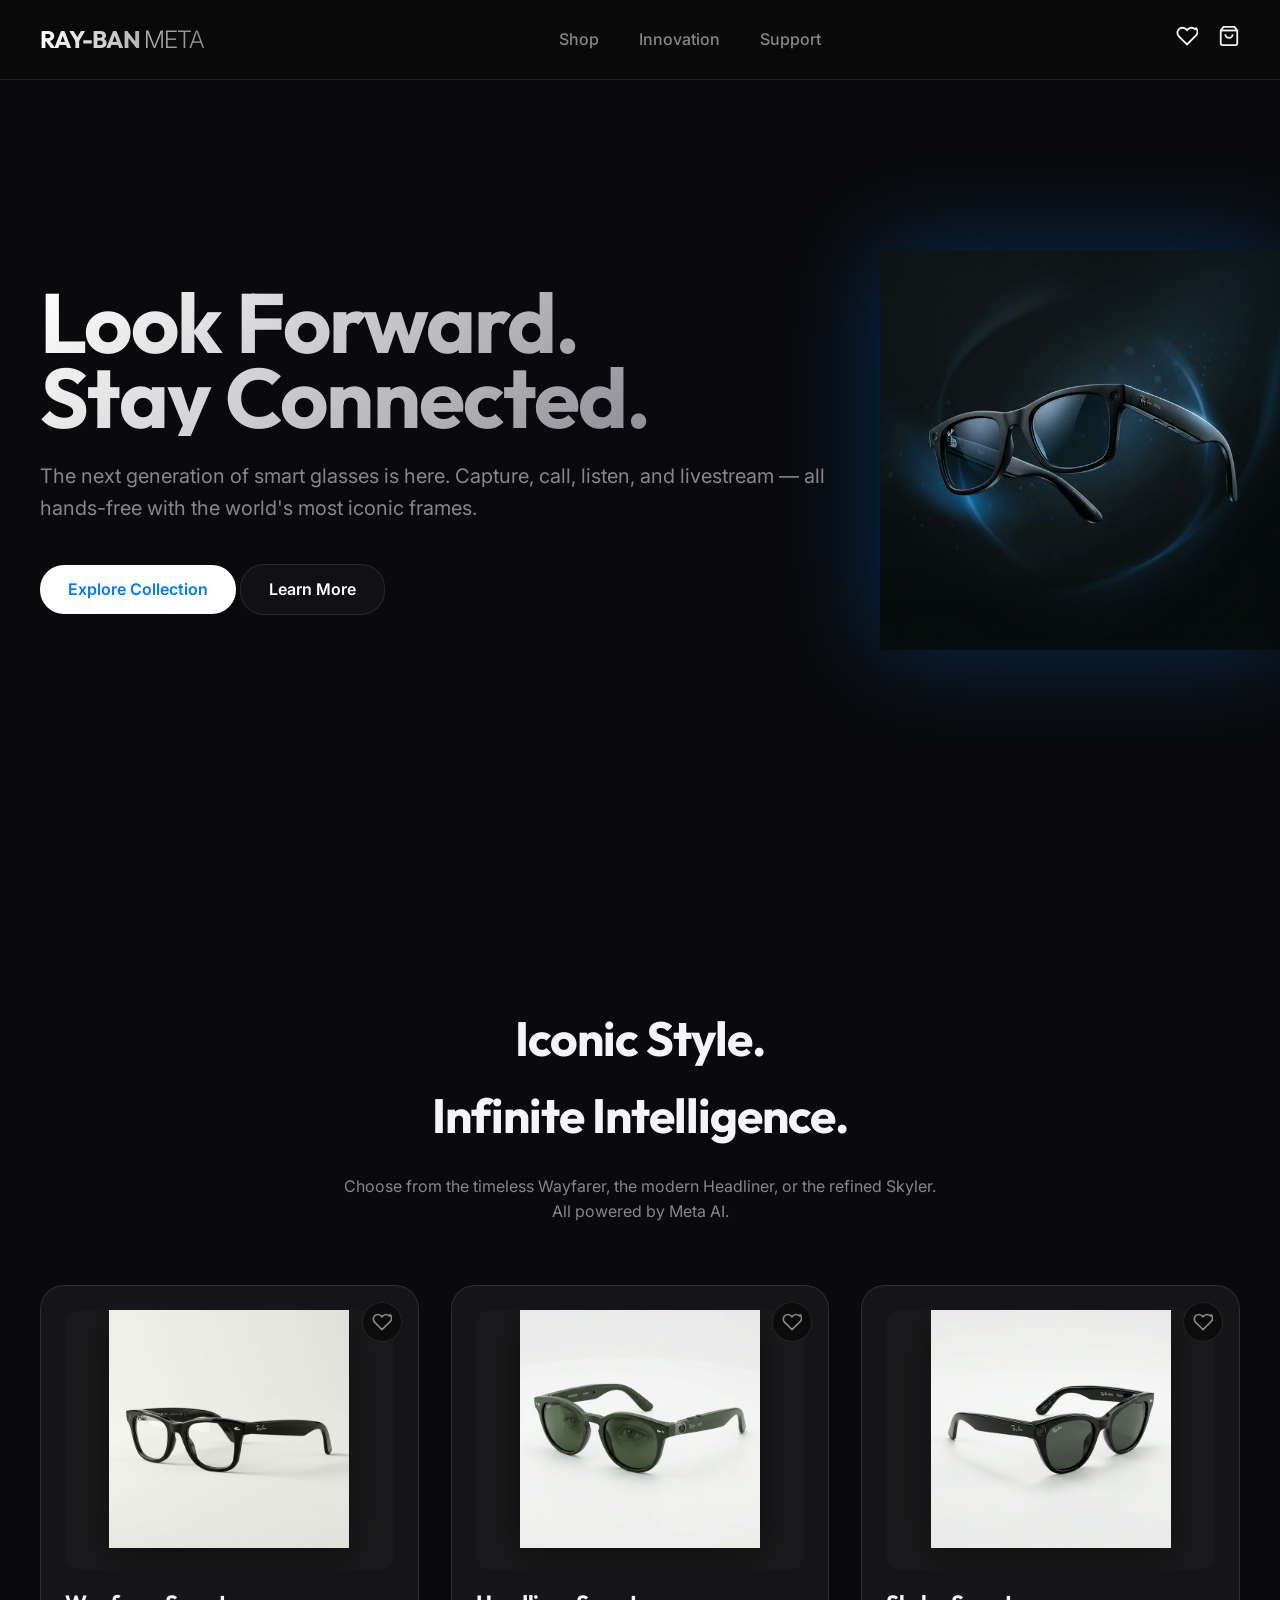
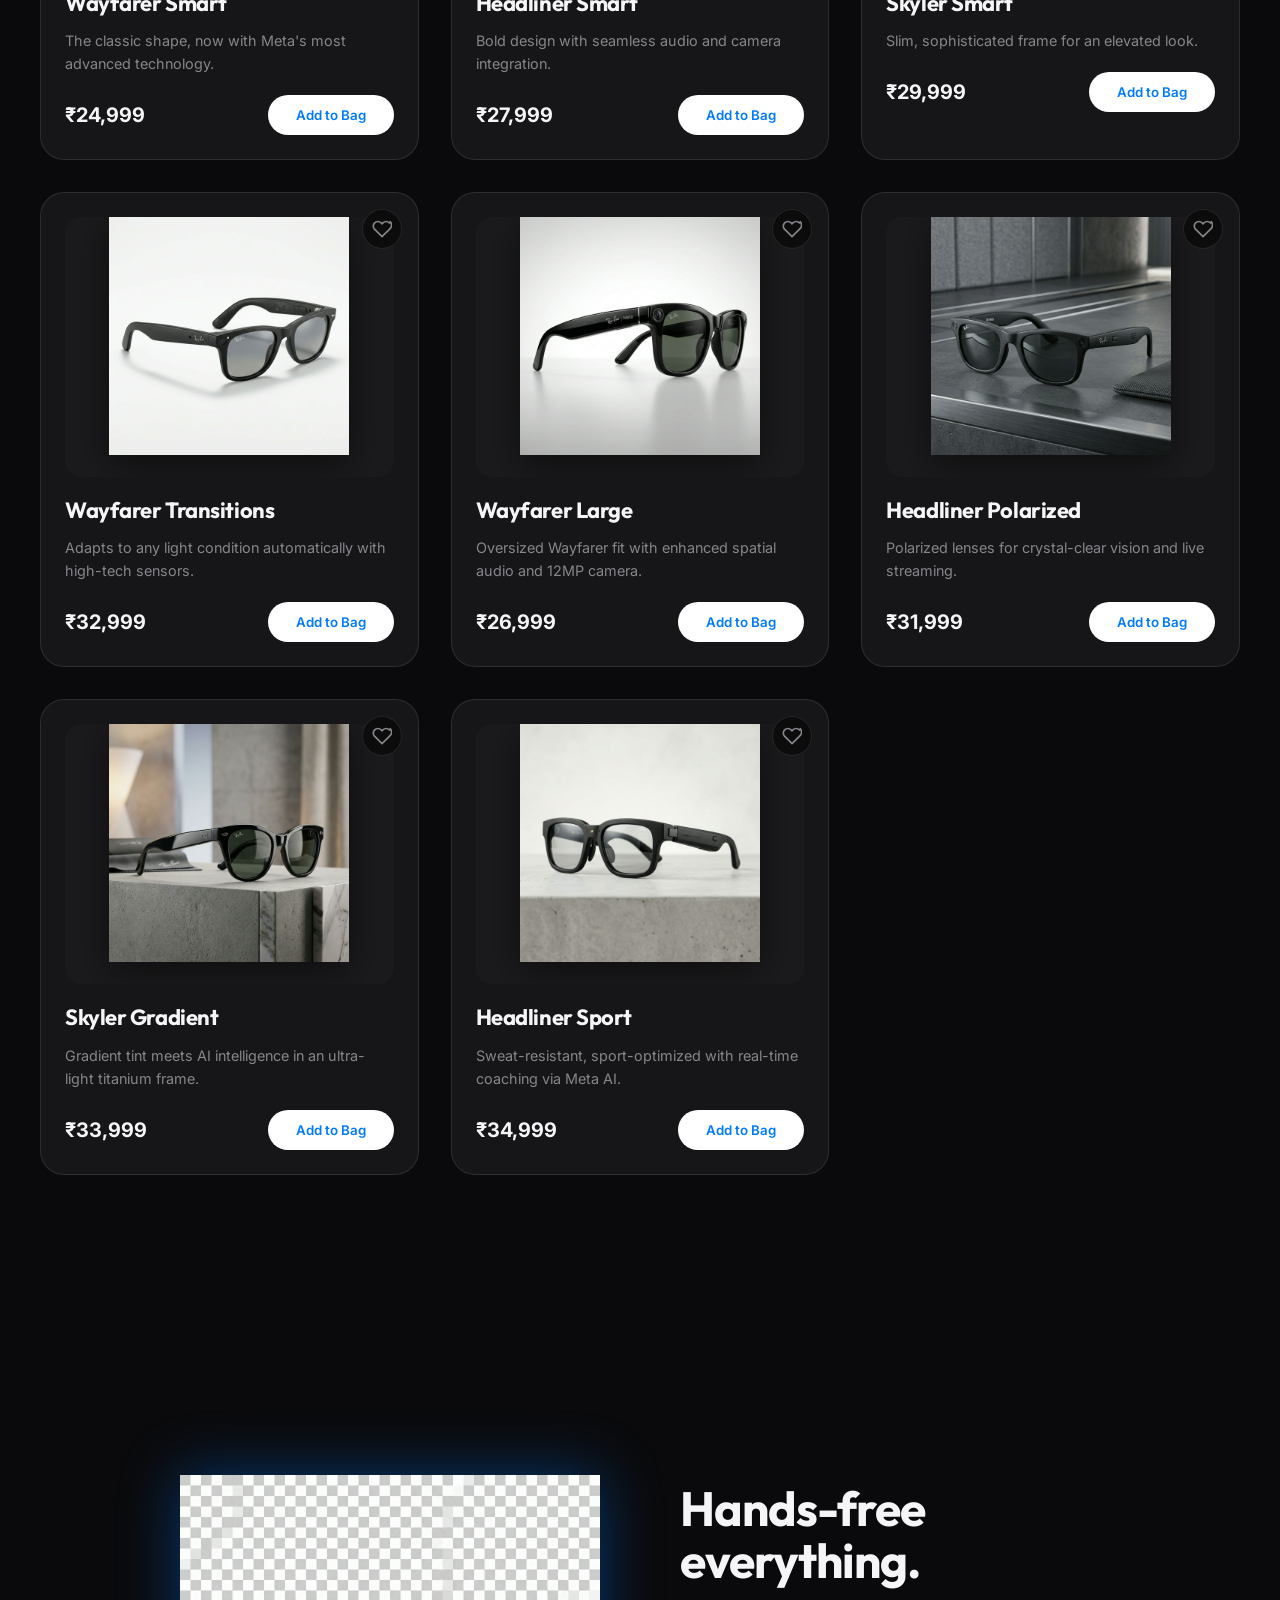
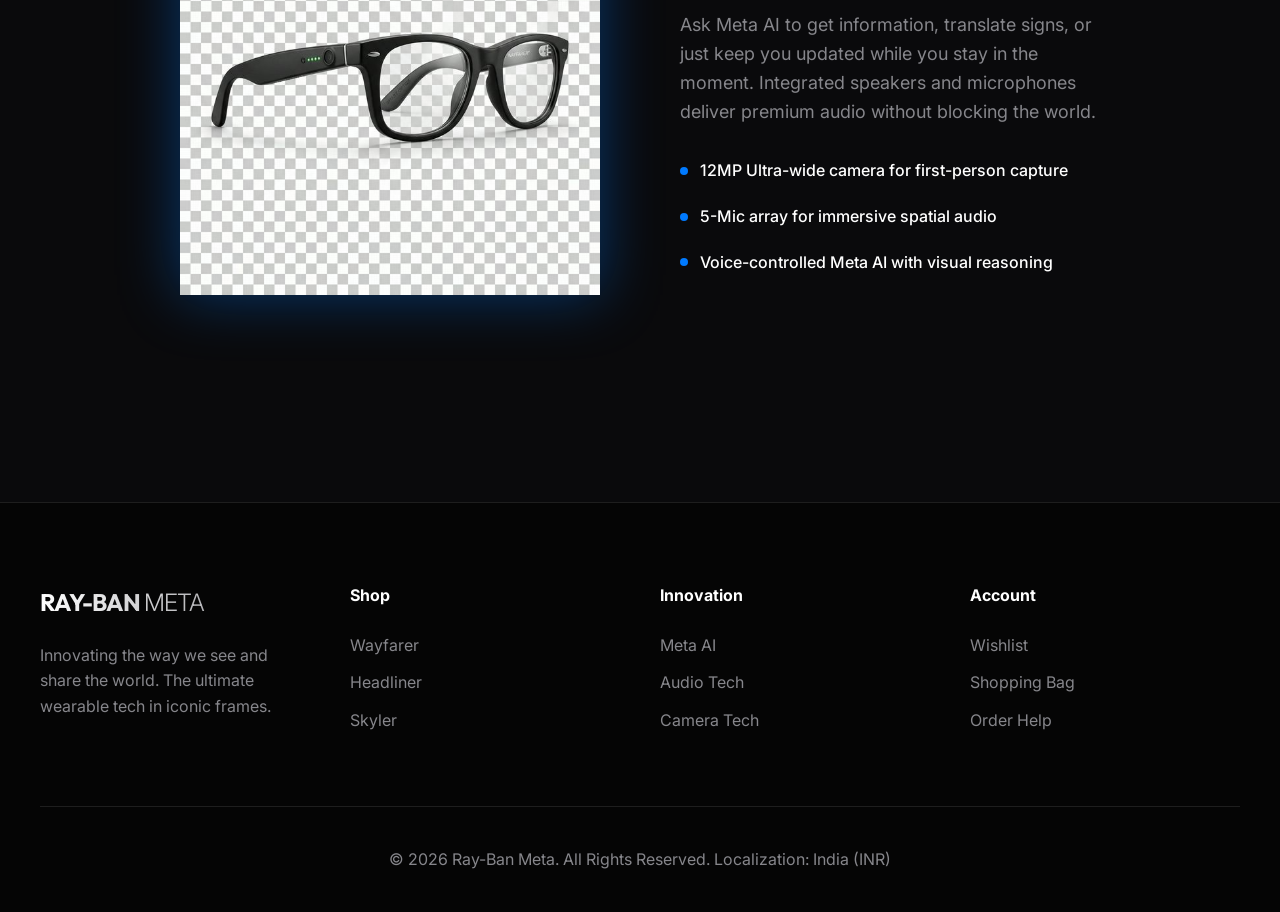
<file: index.html>
<!DOCTYPE html>
<html lang="en">
<head>
    <meta charset="UTF-8">
    <meta name="viewport" content="width=device-width, initial-scale=1.0">
    <title>Ray-Ban Meta | The Next Generation of Smart Glasses</title>
    <link rel="stylesheet" href="css/style.css">
</head>
<body>
    <header></header>

    <main>
        <section class="hero">
            <div class="container">
                <div class="hero-content animate">
                    <h1>Look Forward. <br>Stay Connected.</h1>
                    <p>The next generation of smart glasses is here. Capture, call, listen, and livestream — all hands-free with the world's most iconic frames.</p>
                    <div class="hero-btns">
                        <a href="pages/shop.html" class="btn btn-primary">Explore Collection</a>
                        <a href="#featured" class="btn btn-glass">Learn More</a>
                    </div>
                </div>
            </div>
            <div class="hero-image-container animate">
                <img src="img/hero_new.png" alt="Ray-Ban Meta Smart Glasses" class="hero-image">
            </div>
        </section>

        <section id="featured" style="padding: 100px 0;">
            <div class="container">
                <div class="section-title animate">
                    <h2>Iconic Style. <br>Infinite Intelligence.</h2>
                    <p style="color: var(--text-muted); max-width: 600px; margin: 20px auto;">Choose from the timeless Wayfarer, the modern Headliner, or the refined Skyler. All powered by Meta AI.</p>
                </div>
                <div id="product-list" class="product-grid">
                    <!-- Products dynamically loaded from app.js -->
                </div>
            </div>
        </section>

        <section class="experience glass" style="margin: 100px 40px; padding: 100px; border-radius: 40px;">
            <div class="container" style="display: flex; align-items: center; gap: 80px;">
                <div style="flex: 1;">
                    <img src="img/wayfarer_smart_glasses.png" alt="Wayfarer Detail" style="width: 100%; filter: drop-shadow(0 0 30px var(--primary-glow));">
                </div>
                <div style="flex: 1;" class="animate">
                    <h2 style="font-size: 48px; margin-bottom: 24px; line-height: 1.1;">Hands-free <br>everything.</h2>
                    <p style="color: var(--text-muted); margin-bottom: 32px; font-size: 18px;">Ask Meta AI to get information, translate signs, or just keep you updated while you stay in the moment. Integrated speakers and microphones deliver premium audio without blocking the world.</p>
                    <ul style="list-style: none; color: var(--text-main); font-weight: 500;">
                        <li style="margin-bottom: 20px; display: flex; align-items: center; gap: 12px;">
                            <div style="width: 8px; height: 8px; border-radius: 50%; background: var(--primary);"></div>
                            12MP Ultra-wide camera for first-person capture
                        </li>
                        <li style="margin-bottom: 20px; display: flex; align-items: center; gap: 12px;">
                            <div style="width: 8px; height: 8px; border-radius: 50%; background: var(--primary);"></div>
                            5-Mic array for immersive spatial audio
                        </li>
                        <li style="margin-bottom: 20px; display: flex; align-items: center; gap: 12px;">
                            <div style="width: 8px; height: 8px; border-radius: 50%; background: var(--primary);"></div>
                            Voice-controlled Meta AI with visual reasoning
                        </li>
                    </ul>
                </div>
            </div>
        </section>
    </main>

    <footer></footer>
    <script src="js/app.js"></script>
</body>
</html>
</file>
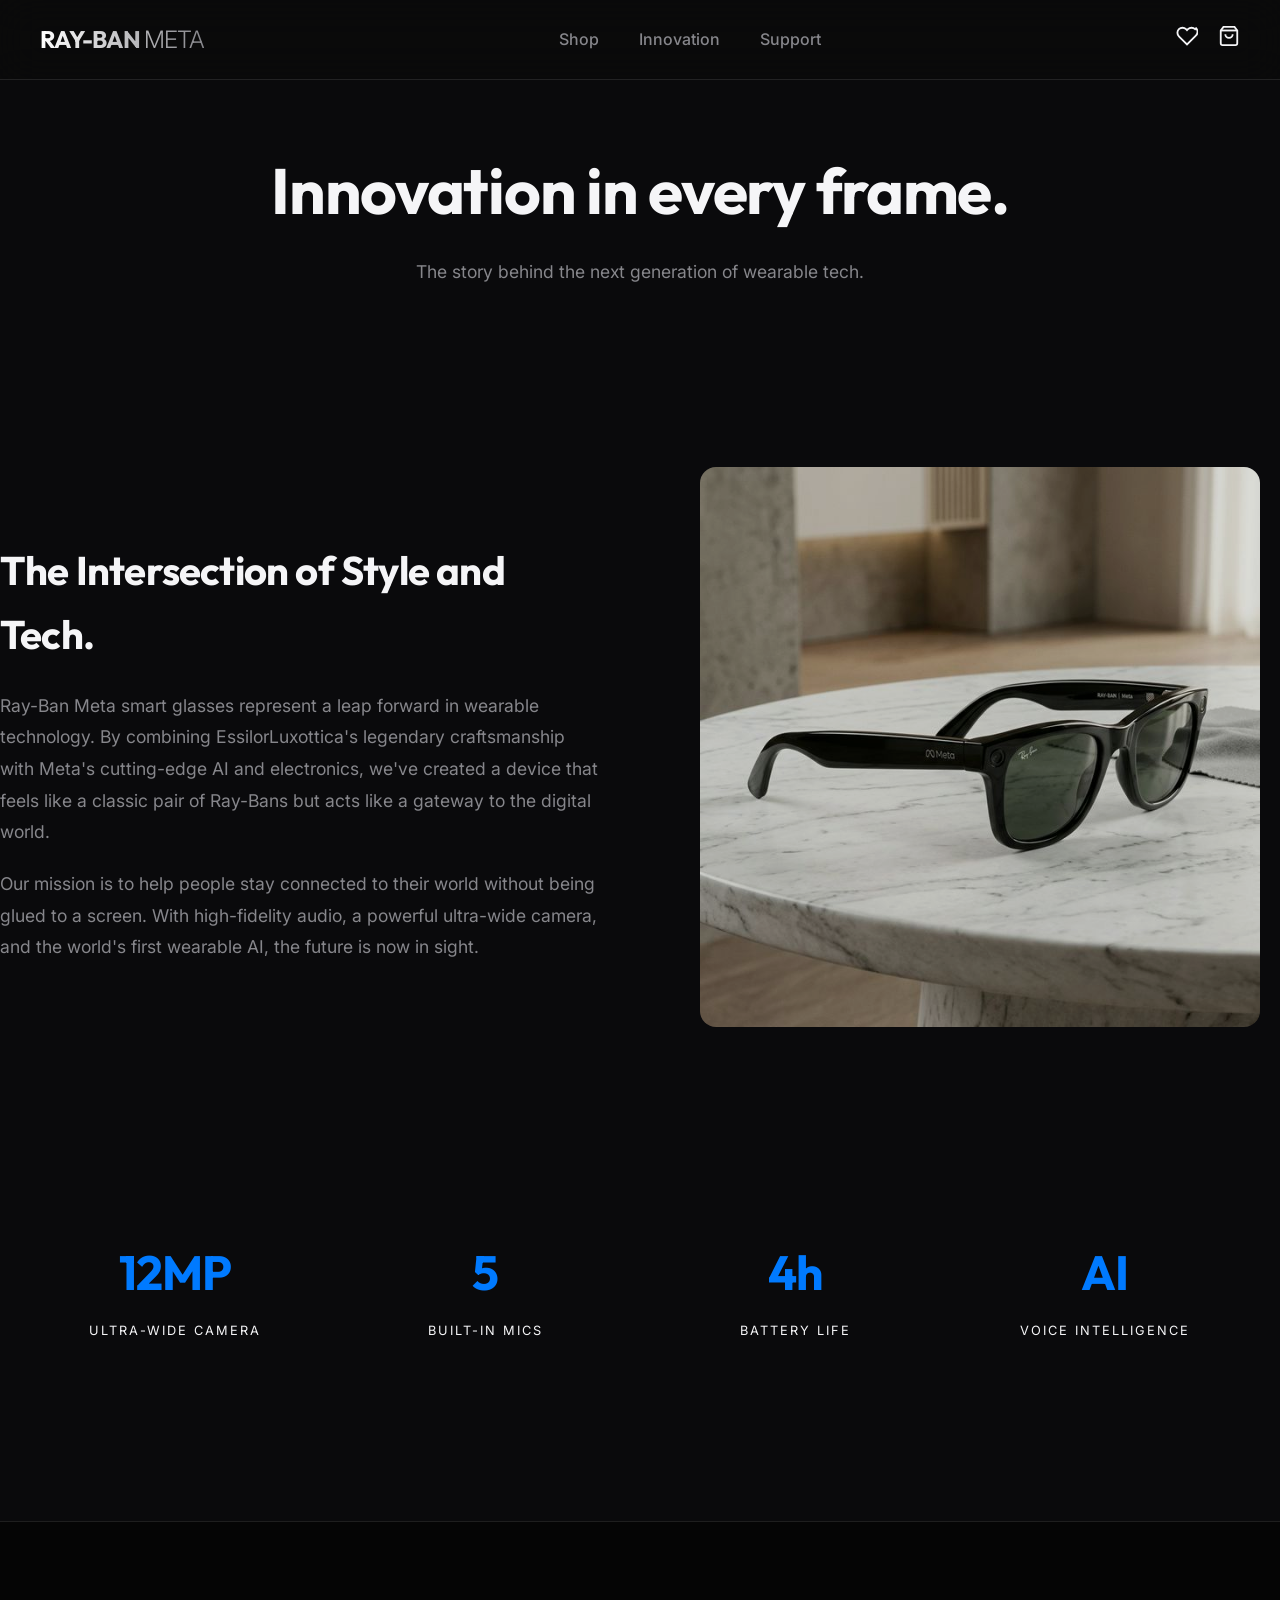
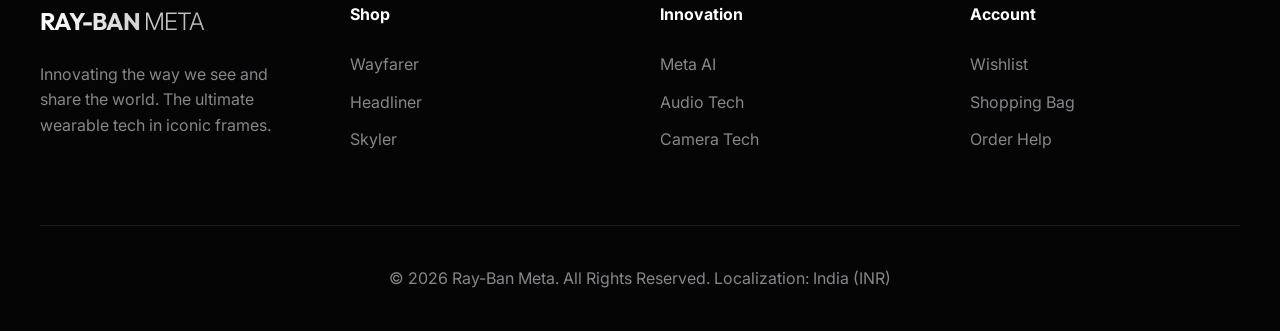
<file: pages/about.html>
<!DOCTYPE html>
<html lang="en">
<head>
    <meta charset="UTF-8">
    <meta name="viewport" content="width=device-width, initial-scale=1.0">
    <title>About | Our Vision for Smart Glasses</title>
    <link rel="stylesheet" href="../css/style.css">
</head>
<body>
    <header></header>

    <main>
        <section class="page-header glass-morphism" style="padding: 140px 0 60px; text-align: center;">
            <div class="container animate">
                <h1 style="font-size: clamp(2rem, 5vw, 4rem); font-family: 'Outfit', sans-serif;">Innovation in every frame.</h1>
                <p style="color: var(--text-muted); margin-top: 16px; font-size: 1.1rem;">The story behind the next generation of wearable tech.</p>
            </div>
        </section>

        <section class="container animate" style="padding: 100px 0;">
            <div style="display: flex; gap: 80px; align-items: center; flex-wrap: wrap;">
                <div style="flex: 1; min-width: 300px;">
                    <h2 style="font-size: 2.5rem; margin-bottom: 24px;">The Intersection of Style and Tech.</h2>
                    <p style="font-size: 1.1rem; line-height: 1.8; color: var(--text-muted); margin-bottom: 20px;">Ray-Ban Meta smart glasses represent a leap forward in wearable technology. By combining EssilorLuxottica's legendary craftsmanship with Meta's cutting-edge AI and electronics, we've created a device that feels like a classic pair of Ray-Bans but acts like a gateway to the digital world.</p>
                    <p style="font-size: 1.1rem; line-height: 1.8; color: var(--text-muted);">Our mission is to help people stay connected to their world without being glued to a screen. With high-fidelity audio, a powerful ultra-wide camera, and the world's first wearable AI, the future is now in sight.</p>
                </div>
                <div style="flex: 1; min-width: 300px;">
                    <div class="glass-morphism" style="padding: 20px; border-radius: var(--radius-lg);">
                        <img src="../img/hero.png" alt="Innovation" style="width: 100%; border-radius: var(--radius-md); filter: brightness(0.9);">
                    </div>
                </div>
            </div>
        </section>

        <section class="glass-morphism" style="padding: 80px 0; margin-bottom: 100px;">
            <div class="container">
                <div style="display: grid; grid-template-columns: repeat(auto-fit, minmax(200px, 1fr)); gap: 40px; text-align: center;">
                    <div>
                        <h3 style="font-size: 3rem; color: var(--primary);">12MP</h3>
                        <p style="text-transform: uppercase; letter-spacing: 2px; font-size: 0.8rem; margin-top: 10px;">Ultra-Wide Camera</p>
                    </div>
                    <div>
                        <h3 style="font-size: 3rem; color: var(--primary);">5</h3>
                        <p style="text-transform: uppercase; letter-spacing: 2px; font-size: 0.8rem; margin-top: 10px;">Built-in Mics</p>
                    </div>
                    <div>
                        <h3 style="font-size: 3rem; color: var(--primary);">4h</h3>
                        <p style="text-transform: uppercase; letter-spacing: 2px; font-size: 0.8rem; margin-top: 10px;">Battery Life</p>
                    </div>
                    <div>
                        <h3 style="font-size: 3rem; color: var(--primary);">AI</h3>
                        <p style="text-transform: uppercase; letter-spacing: 2px; font-size: 0.8rem; margin-top: 10px;">Voice Intelligence</p>
                    </div>
                </div>
            </div>
        </section>
    </main>

    <footer></footer>

    <script src="../js/app.js"></script>
</body>
</html>
</file>
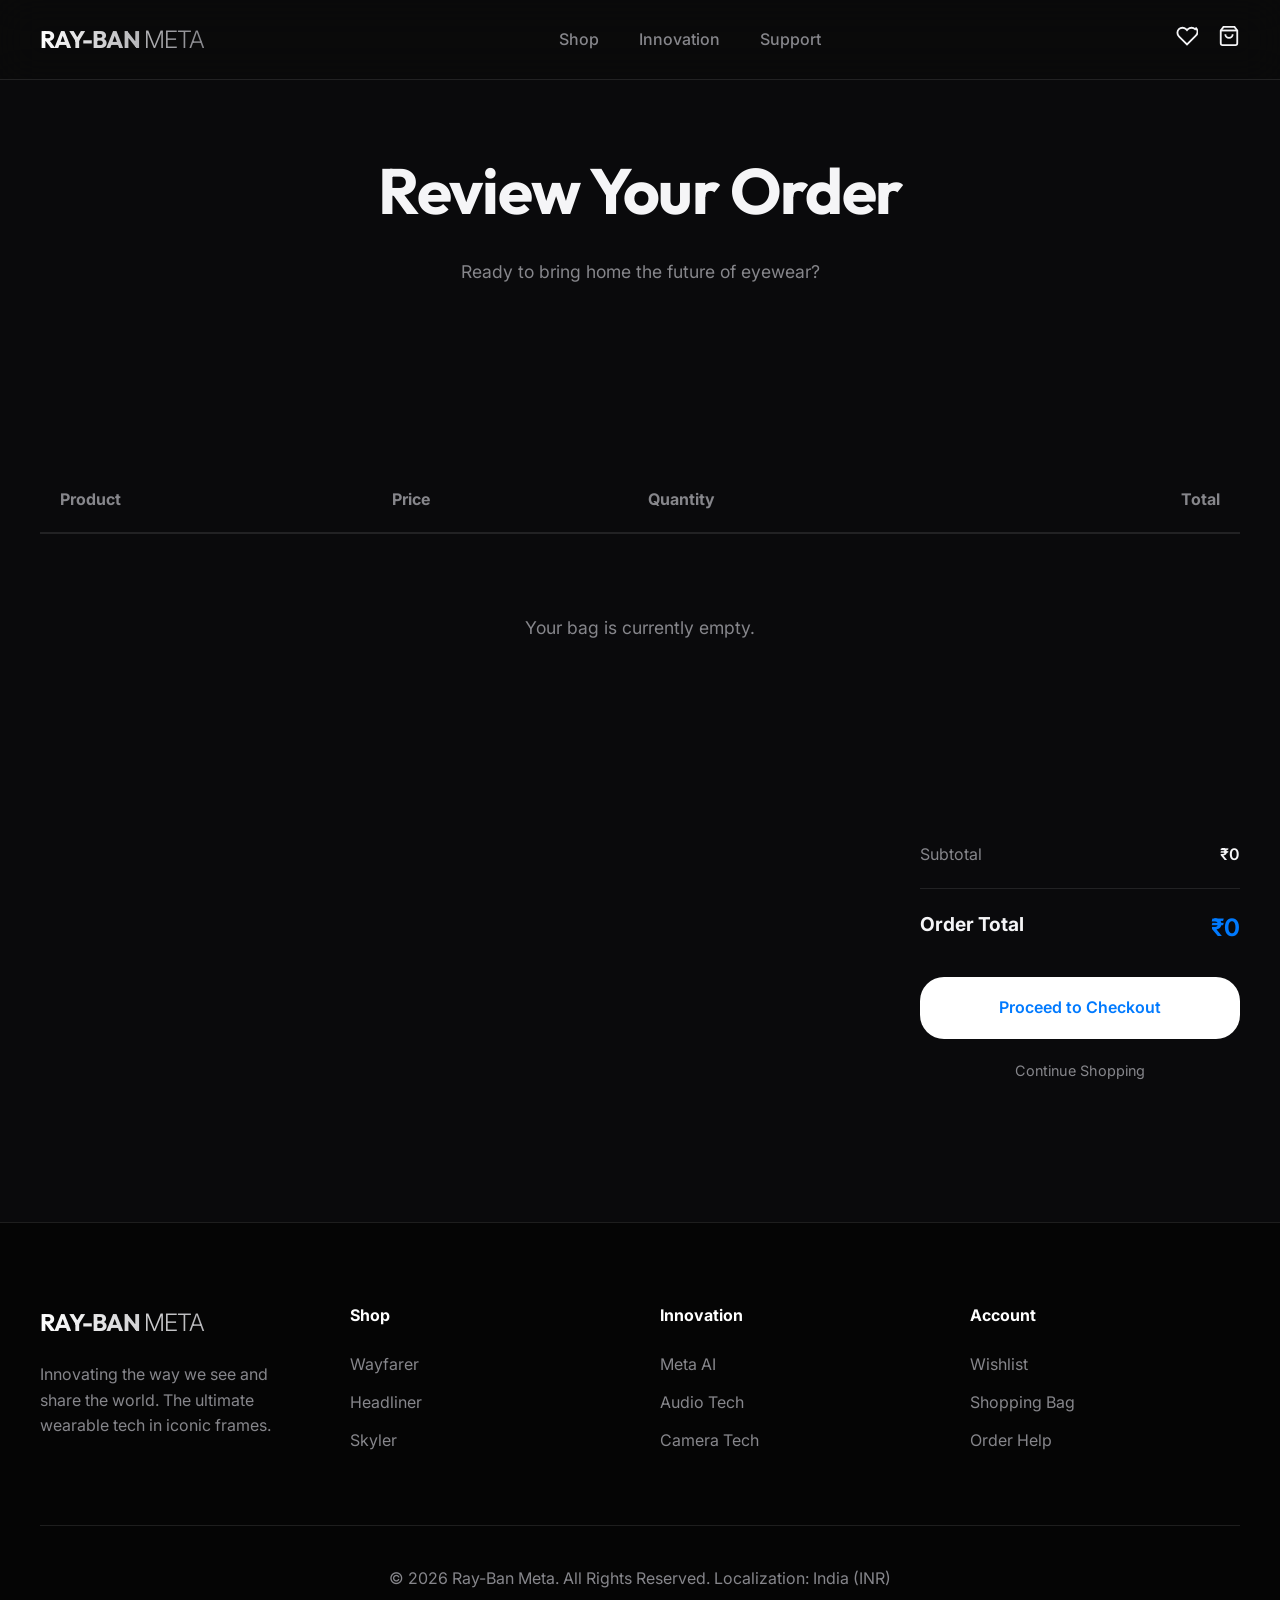
<file: pages/cart.html>
<!DOCTYPE html>
<html lang="en">
<head>
    <meta charset="UTF-8">
    <meta name="viewport" content="width=device-width, initial-scale=1.0">
    <title>Your Cart | Ray-Ban Meta</title>
    <link rel="stylesheet" href="../css/style.css">
</head>
<body>
    <header></header>

    <main>
        <section class="page-header glass-morphism" style="padding: 140px 0 60px; text-align: center;">
            <div class="container animate">
                <h1 style="font-size: clamp(2rem, 5vw, 4rem); font-family: 'Outfit', sans-serif;">Review Your Order</h1>
                <p style="color: var(--text-muted); margin-top: 16px; font-size: 1.1rem;">Ready to bring home the future of eyewear?</p>
            </div>
        </section>

        <section class="container animate" style="padding: 80px 0 100px;">
            <div class="glass-morphism" style="padding: 40px; border-radius: var(--radius-lg); overflow-x: auto;">
                <table style="width: 100%; border-collapse: collapse;">
                    <thead>
                        <tr style="text-align: left; border-bottom: 2px solid var(--glass-border); color: var(--text-muted);">
                            <th style="padding: 20px;">Product</th>
                            <th style="padding: 20px;">Price</th>
                            <th style="padding: 20px;">Quantity</th>
                            <th style="padding: 20px; text-align: right;">Total</th>
                        </tr>
                    </thead>
                    <tbody id="cart-items">
                        <!-- Cart items rendered here by app.js -->
                    </tbody>
                </table>
            </div>

            <div class="cart-footer" style="display: flex; justify-content: flex-end; margin-top: 40px;">
                <div class="glass-morphism" style="padding: 40px; border-radius: var(--radius-lg); width: 100%; max-width: 400px;">
                    <div style="display: flex; justify-content: space-between; margin-bottom: 20px;">
                        <span style="color: var(--text-muted);">Subtotal</span>
                        <span id="cart-subtotal" style="font-weight: 600;">$0.00</span>
                    </div>
                    <div style="display: flex; justify-content: space-between; margin-bottom: 30px; padding-top: 20px; border-top: 1px solid var(--glass-border);">
                        <span style="font-size: 1.2rem; font-weight: 700;">Order Total</span>
                        <span id="cart-total" style="font-size: 1.5rem; font-weight: 700; color: var(--primary);">$0.00</span>
                    </div>
                    <a href="checkout.html" class="btn btn-primary" style="width: 100%; padding: 18px; text-align: center; justify-content: center;" id="checkout-btn">Proceed to Checkout</a>
                    <a href="shop.html" style="display: block; text-align: center; margin-top: 20px; color: var(--text-muted); font-size: 0.9rem;">Continue Shopping</a>
                </div>
            </div>
        </section>
    </main>

    <footer></footer>

    <script src="../js/app.js"></script>
</body>
</html>
</file>
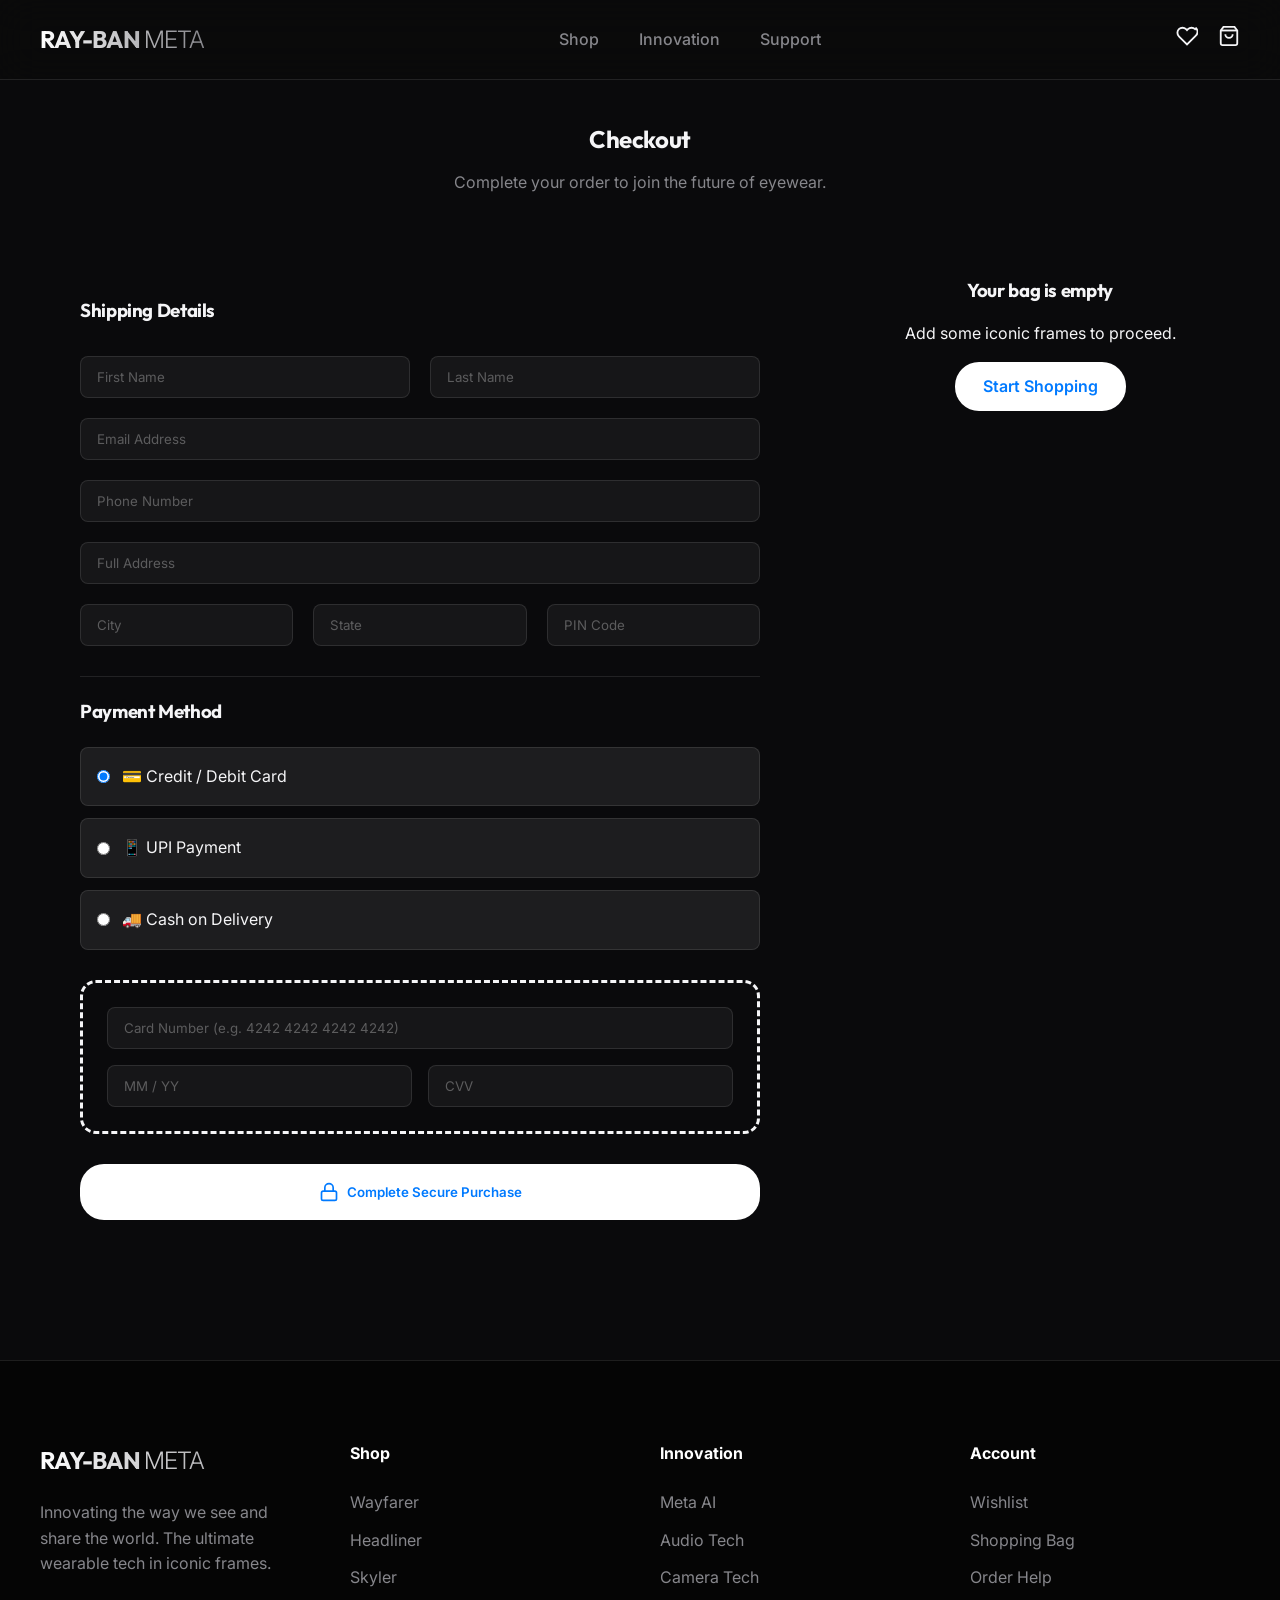
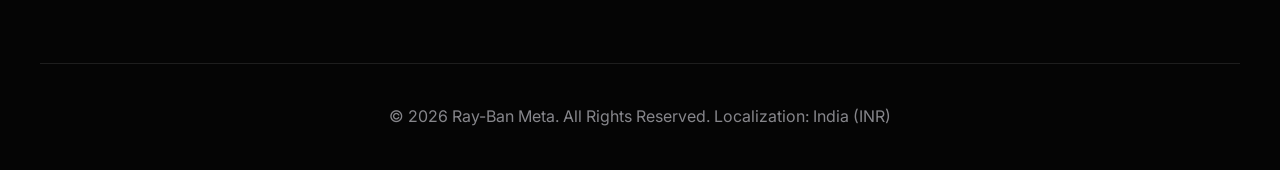
<file: pages/checkout.html>
<!DOCTYPE html>
<html lang="en">
<head>
    <meta charset="UTF-8">
    <meta name="viewport" content="width=device-width, initial-scale=1.0">
    <title>Checkout | Ray-Ban Meta</title>
    <link rel="stylesheet" href="../css/style.css">
</head>
<body>
    <header></header>

    <main style="padding-top: 120px; min-height: 80vh;">
        <section class="container animate">
            <div class="section-title">
                <h1>Checkout</h1>
                <p style="color: var(--text-muted); margin-top: 12px;">Complete your order to join the future of eyewear.</p>
            </div>
            
            <div class="checkout-grid" style="display: grid; grid-template-columns: 1fr 400px; gap: 40px; margin-bottom: 100px;">
                <div class="glass-morphism" style="padding: 40px; border-radius: var(--radius-lg);">
                    <h3 style="margin-bottom: 30px;">Shipping Details</h3>
                    <form id="checkout-form">
                        <div style="display: grid; grid-template-columns: 1fr 1fr; gap: 20px; margin-bottom: 20px;">
                            <input type="text" placeholder="First Name" required>
                            <input type="text" placeholder="Last Name" required>
                        </div>
                        <input type="email" placeholder="Email Address" required style="margin-bottom: 20px;">
                        <input type="tel" placeholder="Phone Number" required style="margin-bottom: 20px;">
                        <input type="text" placeholder="Full Address" required style="margin-bottom: 20px;">
                        <div style="display: grid; grid-template-columns: 1fr 1fr 1fr; gap: 20px; margin-bottom: 30px;">
                            <input type="text" placeholder="City" required>
                            <input type="text" placeholder="State" required>
                            <input type="text" placeholder="PIN Code" required>
                        </div>
                        
                        <h3 style="margin-bottom: 20px; padding-top: 20px; border-top: 1px solid var(--glass-border);">Payment Method</h3>
                        <div style="display: flex; flex-direction: column; gap: 12px; margin-bottom: 30px;">
                            <label style="display: flex; align-items: center; gap: 12px; padding: 16px; background: var(--glass-heavy); border-radius: var(--radius-sm); border: 1px solid var(--glass-border); cursor: pointer;">
                                <input type="radio" name="payment" value="card" checked style="width: auto; accent-color: var(--primary);">
                                <span>💳 Credit / Debit Card</span>
                            </label>
                            <label style="display: flex; align-items: center; gap: 12px; padding: 16px; background: var(--glass-heavy); border-radius: var(--radius-sm); border: 1px solid var(--glass-border); cursor: pointer;">
                                <input type="radio" name="payment" value="upi" style="width: auto; accent-color: var(--primary);">
                                <span>📱 UPI Payment</span>
                            </label>
                            <label style="display: flex; align-items: center; gap: 12px; padding: 16px; background: var(--glass-heavy); border-radius: var(--radius-sm); border: 1px solid var(--glass-border); cursor: pointer;">
                                <input type="radio" name="payment" value="cod" style="width: auto; accent-color: var(--primary);">
                                <span>🚚 Cash on Delivery</span>
                            </label>
                        </div>

                        <div id="card-fields">
                            <div class="glass-morphism" style="padding: 24px; border-radius: var(--radius-md); border-style: dashed; margin-bottom: 30px;">
                                <input type="text" placeholder="Card Number (e.g. 4242 4242 4242 4242)" required style="margin-bottom: 16px;">
                                <div style="display: grid; grid-template-columns: 1fr 1fr; gap: 16px;">
                                    <input type="text" placeholder="MM / YY" required>
                                    <input type="text" placeholder="CVV" required>
                                </div>
                            </div>
                        </div>
                        
                        <button type="submit" id="complete-order-btn" class="btn btn-primary" style="width: 100%; padding: 18px; justify-content: center;">
                            <svg viewBox="0 0 24 24" width="20" height="20" fill="none" stroke="currentColor" stroke-width="2"><rect x="3" y="11" width="18" height="11" rx="2" ry="2"></rect><path d="M7 11V7a5 5 0 0 1 10 0v4"></path></svg>
                            Complete Secure Purchase
                        </button>
                    </form>
                </div>
                
                <div id="order-summary">
                    <!-- Order summary rendered by app.js -->
                </div>
            </div>
        </section>
    </main>

    <footer></footer>

    <script src="../js/app.js"></script>
    <script>
        // Toggle card fields based on payment method
        document.querySelectorAll('input[name="payment"]').forEach(radio => {
            radio.addEventListener('change', (e) => {
                const cardFields = document.getElementById('card-fields');
                if (e.target.value === 'card') {
                    cardFields.style.display = 'block';
                    cardFields.querySelectorAll('input').forEach(i => i.required = true);
                } else {
                    cardFields.style.display = 'none';
                    cardFields.querySelectorAll('input').forEach(i => i.required = false);
                }
            });
        });
    </script>
</body>
</html>
</file>
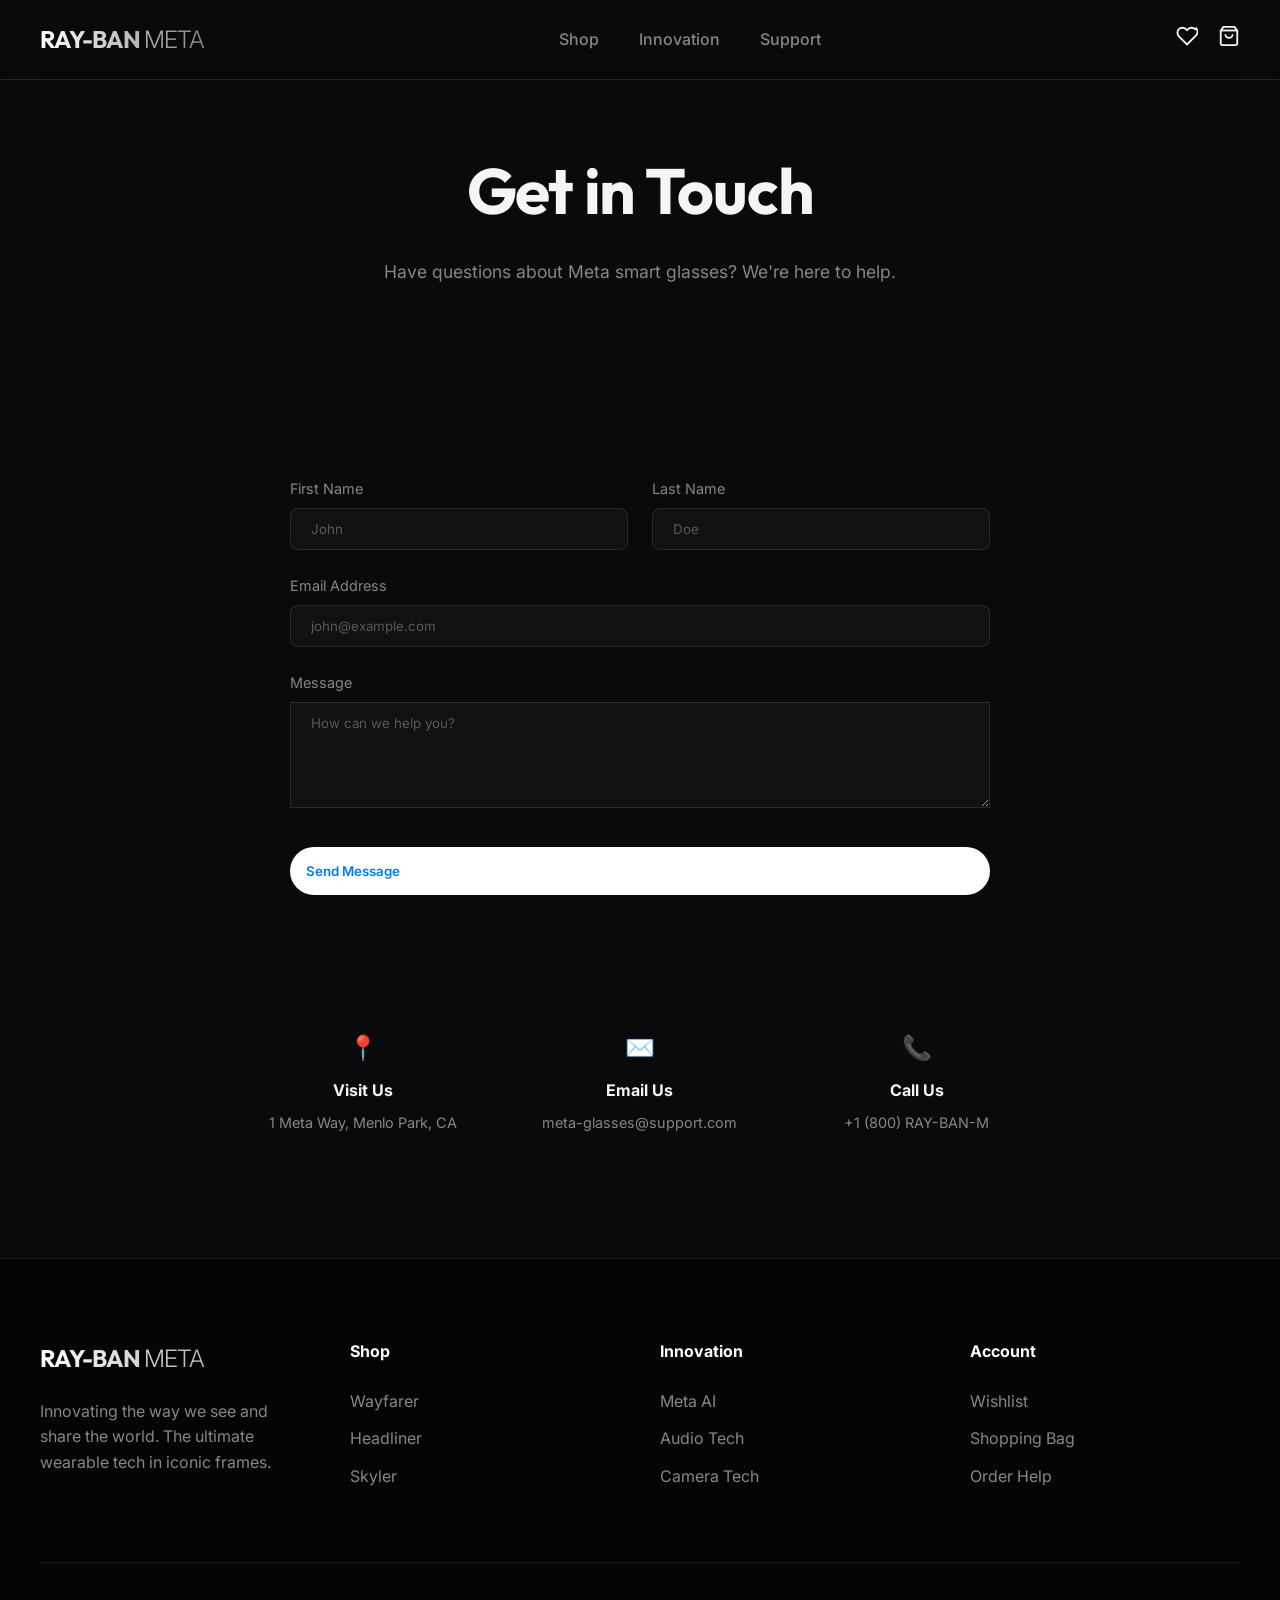
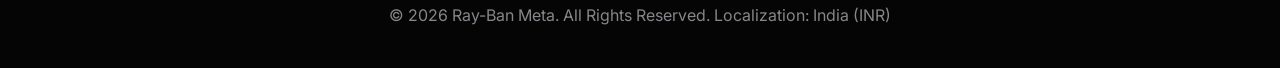
<file: pages/contact.html>
<!DOCTYPE html>
<html lang="en">
<head>
    <meta charset="UTF-8">
    <meta name="viewport" content="width=device-width, initial-scale=1.0">
    <title>Contact Us | Ray-Ban Meta Support</title>
    <link rel="stylesheet" href="../css/style.css">
</head>
<body>
    <header></header>

    <main>
        <section class="page-header glass-morphism" style="padding: 140px 0 60px; text-align: center;">
            <div class="container animate">
                <h1 style="font-size: clamp(2rem, 5vw, 4rem); font-family: 'Outfit', sans-serif;">Get in Touch</h1>
                <p style="color: var(--text-muted); margin-top: 16px; font-size: 1.1rem;">Have questions about Meta smart glasses? We're here to help.</p>
            </div>
        </section>

        <section class="container animate" style="padding: 80px 0 100px;">
            <div style="max-width: 800px; margin: 0 auto;">
                <div class="glass-morphism" style="padding: 50px; border-radius: var(--radius-lg);">
                    <form onsubmit="event.preventDefault(); alert('Message sent! We will contact you soon.');">
                        <div style="display: grid; grid-template-columns: 1fr 1fr; gap: 24px; margin-bottom: 24px;">
                            <div class="form-group">
                                <label style="display: block; margin-bottom: 8px; font-size: 0.9rem; color: var(--text-muted);">First Name</label>
                                <input type="text" class="btn-glass" placeholder="John" style="width: 100%; text-align: left; padding: 12px 20px; cursor: text;">
                            </div>
                            <div class="form-group">
                                <label style="display: block; margin-bottom: 8px; font-size: 0.9rem; color: var(--text-muted);">Last Name</label>
                                <input type="text" class="btn-glass" placeholder="Doe" style="width: 100%; text-align: left; padding: 12px 20px; cursor: text;">
                            </div>
                        </div>
                        <div class="form-group" style="margin-bottom: 24px;">
                            <label style="display: block; margin-bottom: 8px; font-size: 0.9rem; color: var(--text-muted);">Email Address</label>
                            <input type="email" class="btn-glass" placeholder="john@example.com" style="width: 100%; text-align: left; padding: 12px 20px; cursor: text;">
                        </div>
                        <div class="form-group" style="margin-bottom: 32px;">
                            <label style="display: block; margin-bottom: 8px; font-size: 0.9rem; color: var(--text-muted);">Message</label>
                            <textarea class="btn-glass" rows="5" placeholder="How can we help you?" style="width: 100%; text-align: left; padding: 12px 20px; cursor: text; resize: vertical;"></textarea>
                        </div>
                        <button type="submit" class="btn btn-primary" style="width: 100%; padding: 16px;">Send Message</button>
                    </form>
                </div>
                
                <div style="margin-top: 60px; display: grid; grid-template-columns: repeat(auto-fit, minmax(200px, 1fr)); gap: 30px; text-align: center;">
                    <div class="glass-morphism" style="padding: 24px; border-radius: var(--radius-md);">
                        <div style="font-size: 1.5rem; margin-bottom: 10px;">📍</div>
                        <h4 style="margin-bottom: 8px;">Visit Us</h4>
                        <p style="color: var(--text-muted); font-size: 0.9rem;">1 Meta Way, Menlo Park, CA</p>
                    </div>
                    <div class="glass-morphism" style="padding: 24px; border-radius: var(--radius-md);">
                        <div style="font-size: 1.5rem; margin-bottom: 10px;">✉️</div>
                        <h4 style="margin-bottom: 8px;">Email Us</h4>
                        <p style="color: var(--text-muted); font-size: 0.9rem;">meta-glasses@support.com</p>
                    </div>
                    <div class="glass-morphism" style="padding: 24px; border-radius: var(--radius-md);">
                        <div style="font-size: 1.5rem; margin-bottom: 10px;">📞</div>
                        <h4 style="margin-bottom: 8px;">Call Us</h4>
                        <p style="color: var(--text-muted); font-size: 0.9rem;">+1 (800) RAY-BAN-M</p>
                    </div>
                </div>
            </div>
        </section>
    </main>

    <footer></footer>

    <script src="../js/app.js"></script>
</body>
</html>
</file>
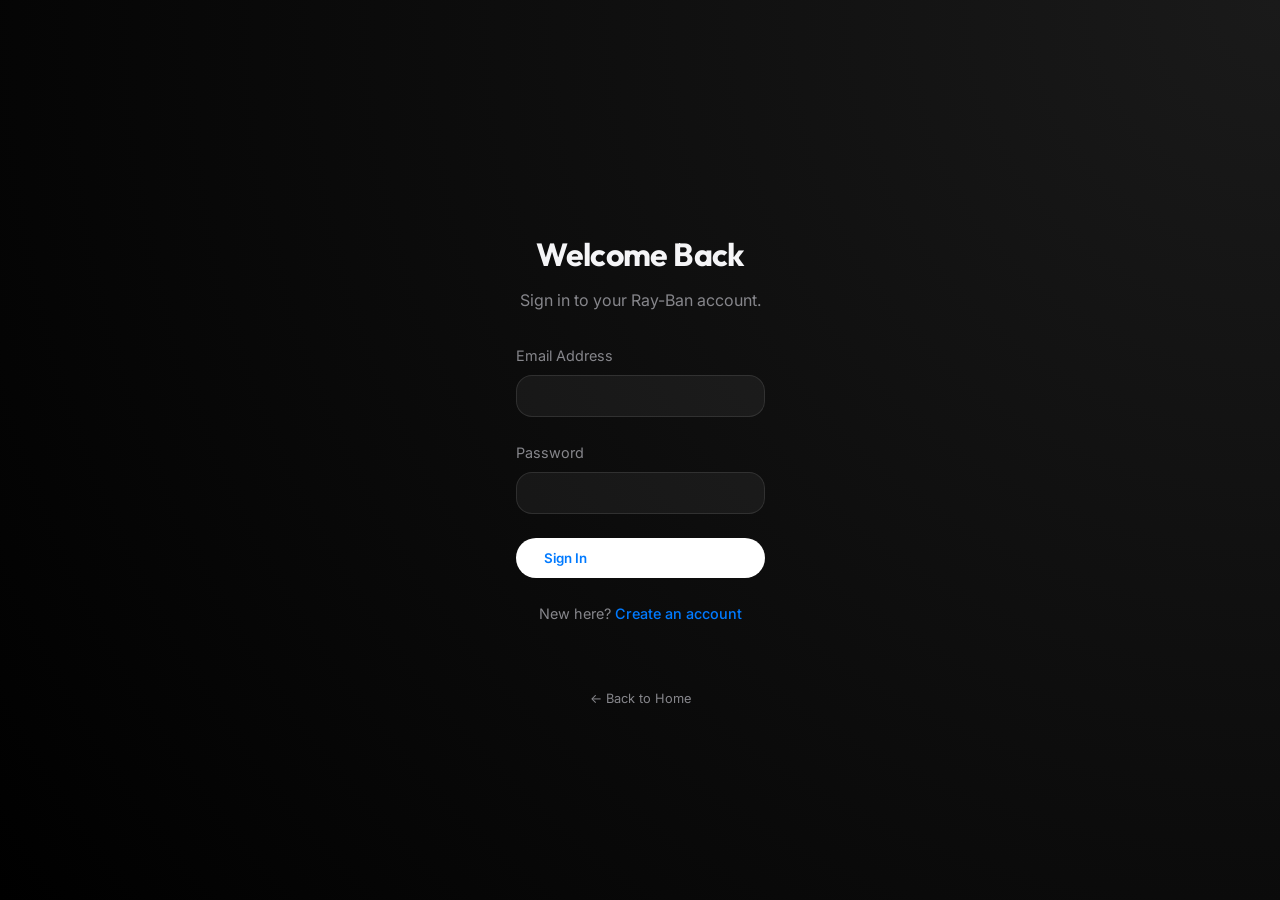
<file: pages/login.html>
<!DOCTYPE html>
<html lang="en">
<head>
    <meta charset="UTF-8">
    <meta name="viewport" content="width=device-width, initial-scale=1.0">
    <title>Login | Ray-Ban Meta</title>
    <link rel="stylesheet" href="../css/style.css">
</head>
<body style="height: 100vh; display: flex; align-items: center; justify-content: center; background: radial-gradient(circle at top right, #1a1a1a, #000);">
    
    <main class="container animate" style="max-width: 450px;">
        <div class="glass-morphism" style="padding: 40px; border-radius: var(--radius-lg);">
            <div style="text-align: center; margin-bottom: 30px;">
                <h1 style="font-size: 2rem; margin-bottom: 8px;">Welcome Back</h1>
                <p style="color: var(--text-muted);">Sign in to your Ray-Ban account.</p>
            </div>
            
            <form>
                <div style="margin-bottom: 24px;">
                    <label style="display: block; margin-bottom: 8px; font-size: 0.9rem; color: var(--text-muted);">Email Address</label>
                    <input type="email" required style="width: 100%; padding: 12px 16px; background: rgba(255,255,255,0.05); border: 1px solid var(--glass-border); border-radius: var(--radius-md); color: white; outline: none;">
                </div>
                <div style="margin-bottom: 24px;">
                    <label style="display: block; margin-bottom: 8px; font-size: 0.9rem; color: var(--text-muted);">Password</label>
                    <input type="password" required style="width: 100%; padding: 12px 16px; background: rgba(255,255,255,0.05); border: 1px solid var(--glass-border); border-radius: var(--radius-md); color: white; outline: none;">
                </div>
                <button type="submit" class="btn btn-primary" style="width: 100%; border: none;">Sign In</button>
            </form>
            
            <p style="margin-top: 24px; text-align: center; color: var(--text-muted); font-size: 0.9rem;">
                New here? <a href="register.html" style="color: var(--primary); text-decoration: none; font-weight: 500;">Create an account</a>
            </p>
        </div>
        <div style="text-align: center; margin-top: 20px;">
            <a href="../index.html" style="color: var(--text-muted); text-decoration: none; font-size: 0.8rem;">← Back to Home</a>
        </div>
    </main>

    <script src="../js/app.js"></script>
</body>
</html>
</file>
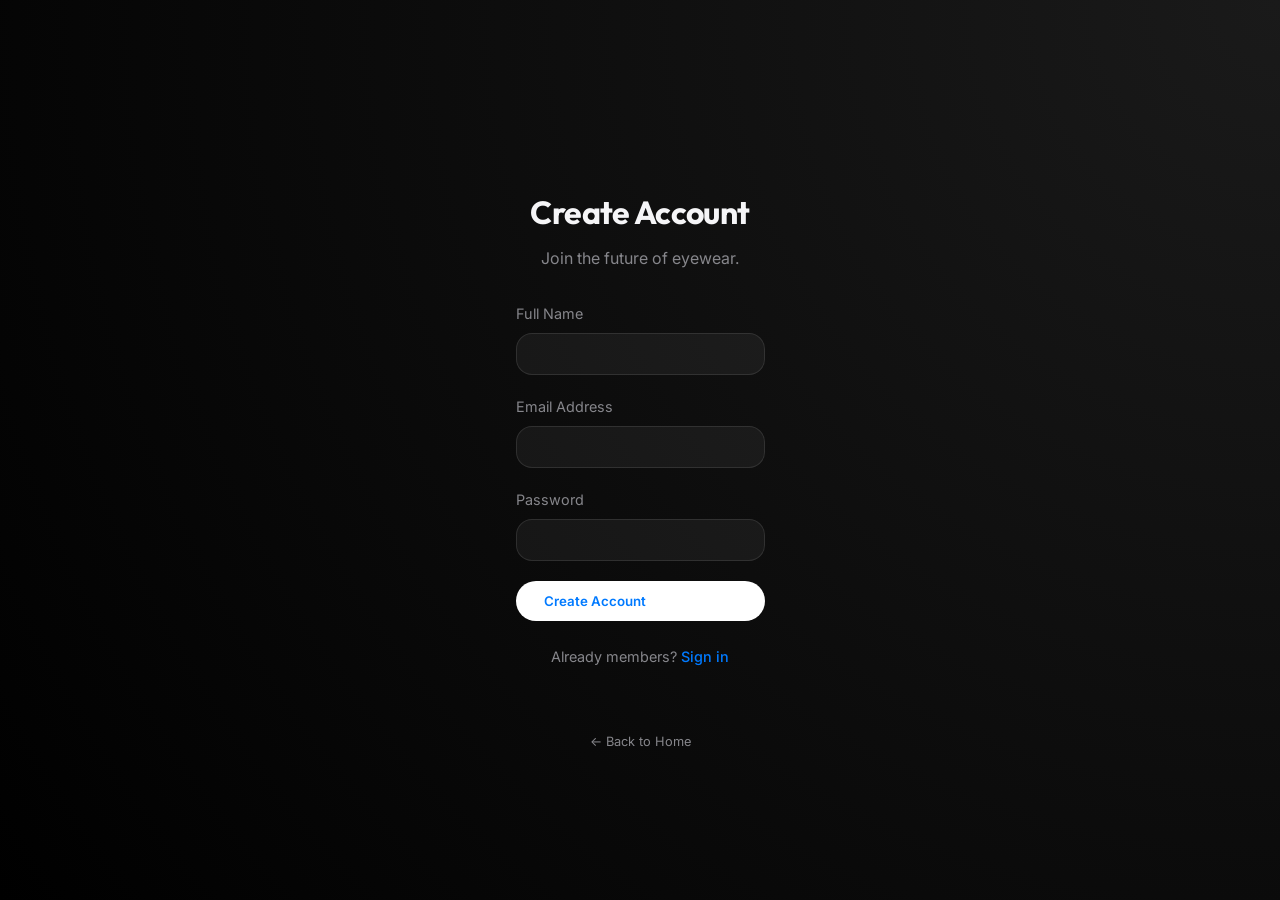
<file: pages/register.html>
<!DOCTYPE html>
<html lang="en">
<head>
    <meta charset="UTF-8">
    <meta name="viewport" content="width=device-width, initial-scale=1.0">
    <title>Register | Ray-Ban Meta</title>
    <link rel="stylesheet" href="../css/style.css">
</head>
<body style="height: 100vh; display: flex; align-items: center; justify-content: center; background: radial-gradient(circle at top right, #1a1a1a, #000);">
    
    <main class="container animate" style="max-width: 450px;">
        <div class="glass-morphism" style="padding: 40px; border-radius: var(--radius-lg);">
            <div style="text-align: center; margin-bottom: 30px;">
                <h1 style="font-size: 2rem; margin-bottom: 8px;">Create Account</h1>
                <p style="color: var(--text-muted);">Join the future of eyewear.</p>
            </div>
            
            <form>
                <div style="margin-bottom: 20px;">
                    <label style="display: block; margin-bottom: 8px; font-size: 0.9rem; color: var(--text-muted);">Full Name</label>
                    <input type="text" required style="width: 100%; padding: 12px 16px; background: rgba(255,255,255,0.05); border: 1px solid var(--glass-border); border-radius: var(--radius-md); color: white; outline: none;">
                </div>
                <div style="margin-bottom: 20px;">
                    <label style="display: block; margin-bottom: 8px; font-size: 0.9rem; color: var(--text-muted);">Email Address</label>
                    <input type="email" required style="width: 100%; padding: 12px 16px; background: rgba(255,255,255,0.05); border: 1px solid var(--glass-border); border-radius: var(--radius-md); color: white; outline: none;">
                </div>
                <div style="margin-bottom: 20px;">
                    <label style="display: block; margin-bottom: 8px; font-size: 0.9rem; color: var(--text-muted);">Password</label>
                    <input type="password" required style="width: 100%; padding: 12px 16px; background: rgba(255,255,255,0.05); border: 1px solid var(--glass-border); border-radius: var(--radius-md); color: white; outline: none;">
                </div>
                <button type="submit" class="btn btn-primary" style="width: 100%; border: none;">Create Account</button>
            </form>
            
            <p style="margin-top: 24px; text-align: center; color: var(--text-muted); font-size: 0.9rem;">
                Already members? <a href="login.html" style="color: var(--primary); text-decoration: none; font-weight: 500;">Sign in</a>
            </p>
        </div>
        <div style="text-align: center; margin-top: 20px;">
            <a href="../index.html" style="color: var(--text-muted); text-decoration: none; font-size: 0.8rem;">← Back to Home</a>
        </div>
    </main>

    <script src="../js/app.js"></script>
</body>
</html>
</file>
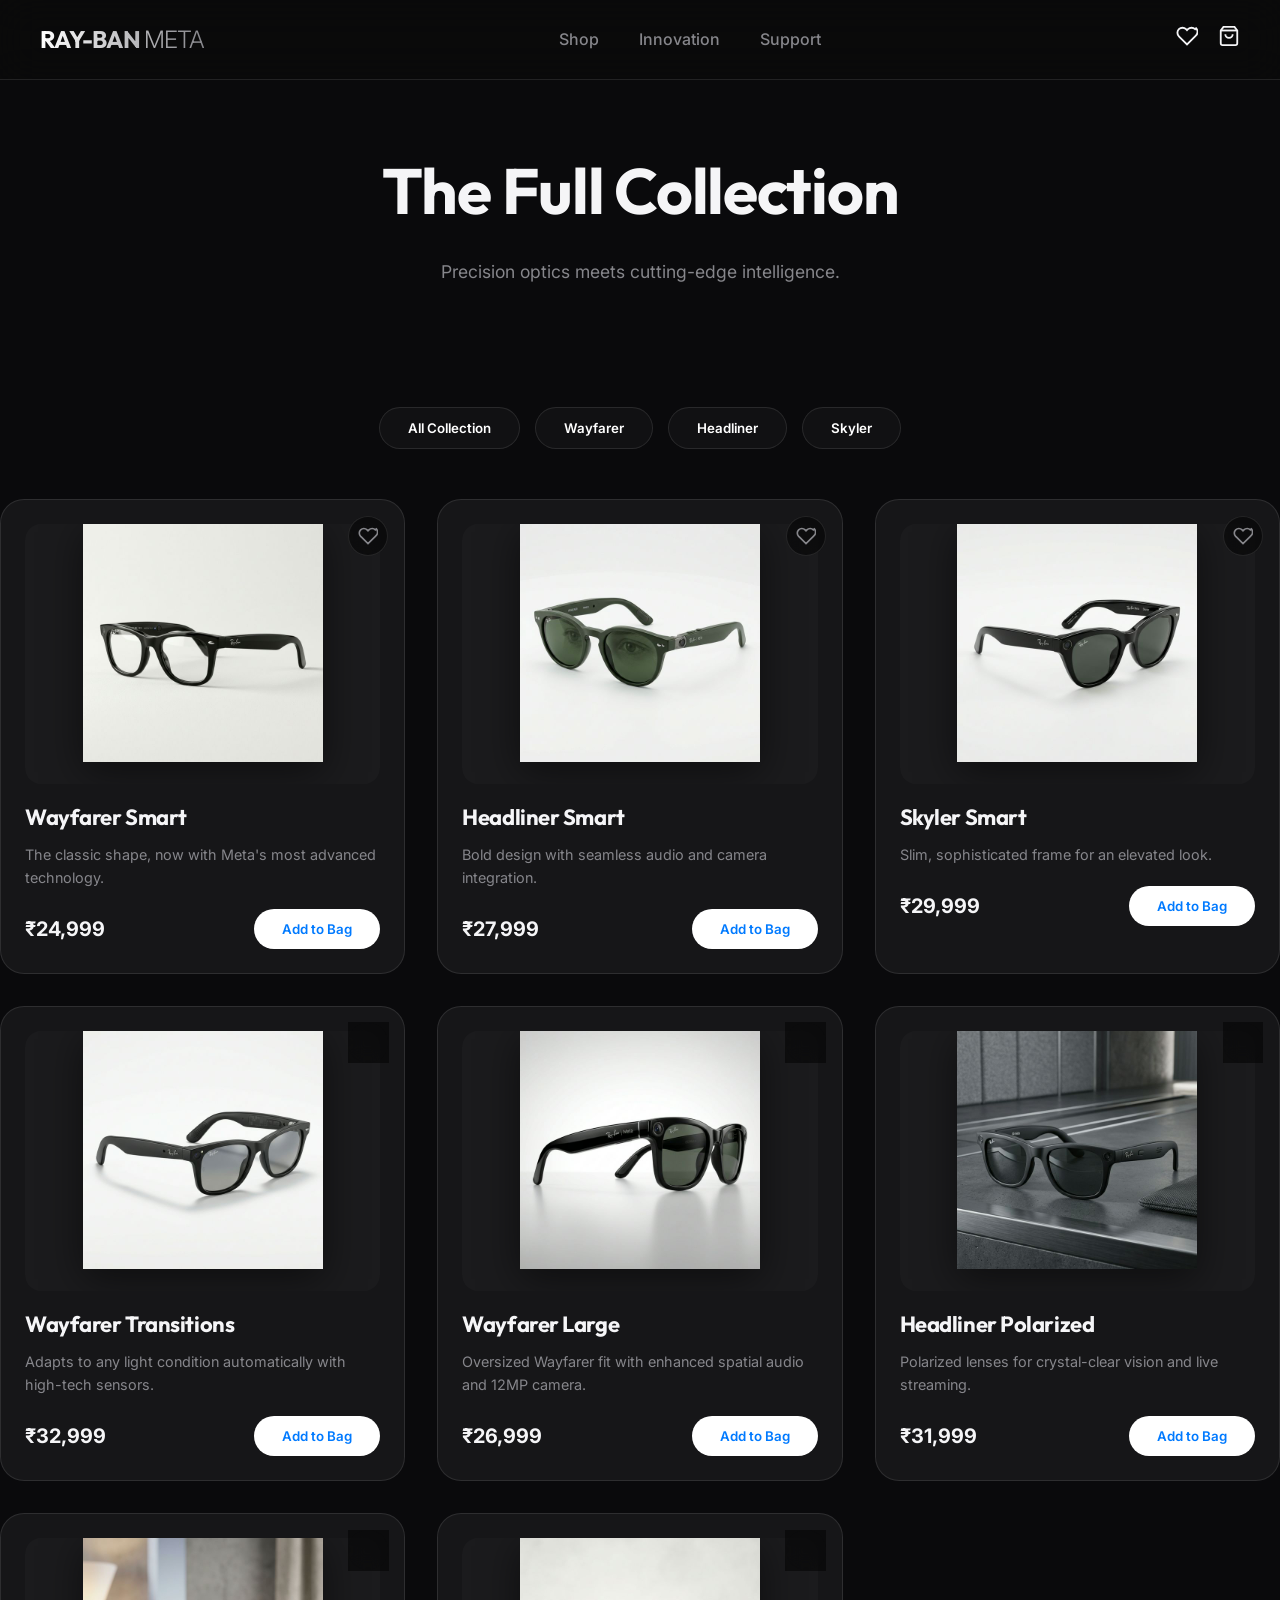
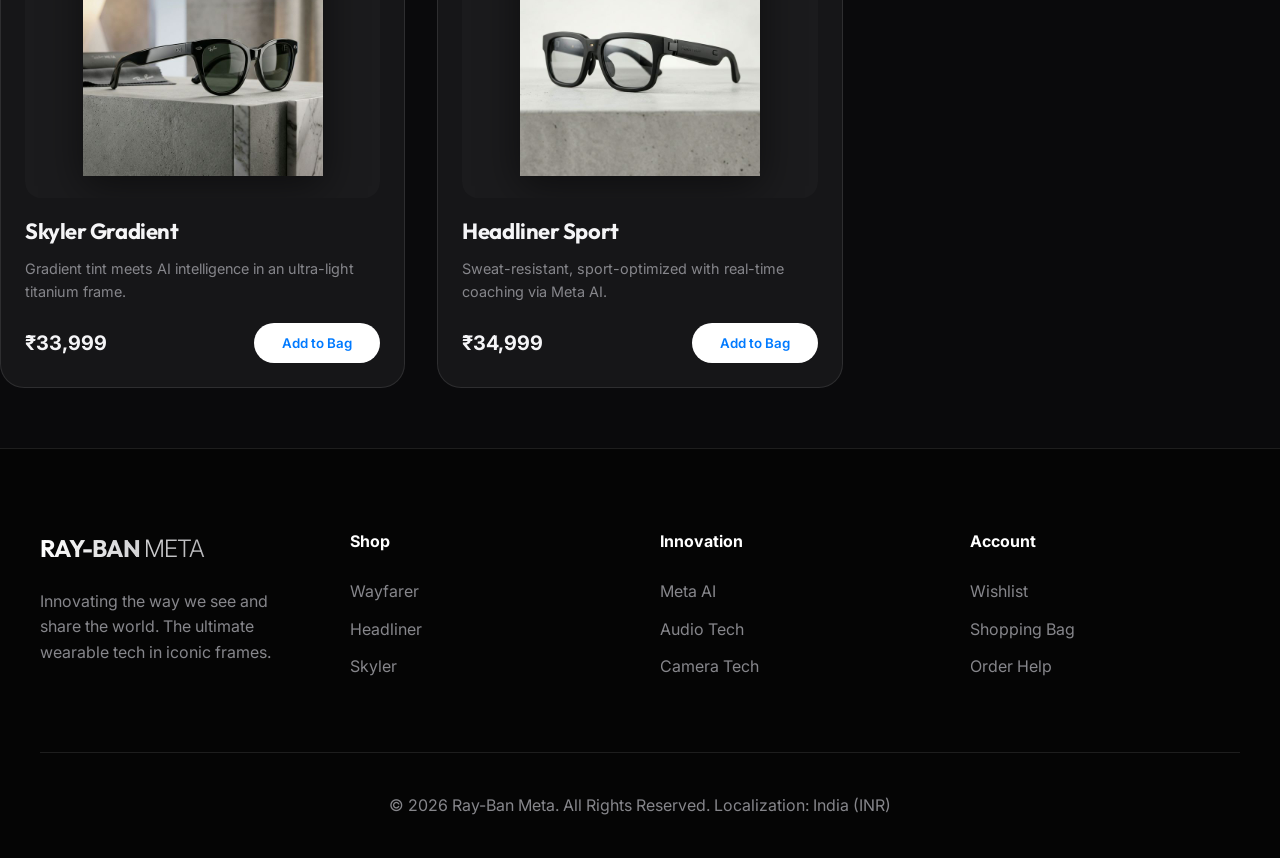
<file: pages/shop.html>
<!DOCTYPE html>
<html lang="en">
<head>
    <meta charset="UTF-8">
    <meta name="viewport" content="width=device-width, initial-scale=1.0">
    <title>Shop | Ray-Ban Meta Collection</title>
    <link rel="stylesheet" href="../css/style.css">
</head>
<body>
    <header></header>

    <main>
        <section class="page-header glass-morphism" style="padding: 140px 0 60px; text-align: center;">
            <div class="container animate">
                <h1 style="font-size: clamp(2rem, 5vw, 4rem); font-family: 'Outfit', sans-serif;">The Full Collection</h1>
                <p style="color: var(--text-muted); margin-top: 16px; font-size: 1.1rem;">Precision optics meets cutting-edge intelligence.</p>
            </div>
        </section>

        <section class="container" style="padding: 60px 0;">
            <div class="filters animate" style="display: flex; justify-content: center; gap: 15px; margin-bottom: 50px;">
                <button class="btn btn-glass filter-btn active" onclick="app.renderShop('all')">All Collection</button>
                <button class="btn btn-glass filter-btn" onclick="app.renderShop('Wayfarer')">Wayfarer</button>
                <button class="btn btn-glass filter-btn" onclick="app.renderShop('Headliner')">Headliner</button>
                <button class="btn btn-glass filter-btn" onclick="app.renderShop('Skyler')">Skyler</button>
            </div>
            
            <div id="shop-grid" class="product-grid animate">
                <!-- Dynamically rendered by app.js -->
            </div>
        </section>
    </main>

    <footer></footer>

    <script src="../js/app.js"></script>
</body>
</html>
</file>
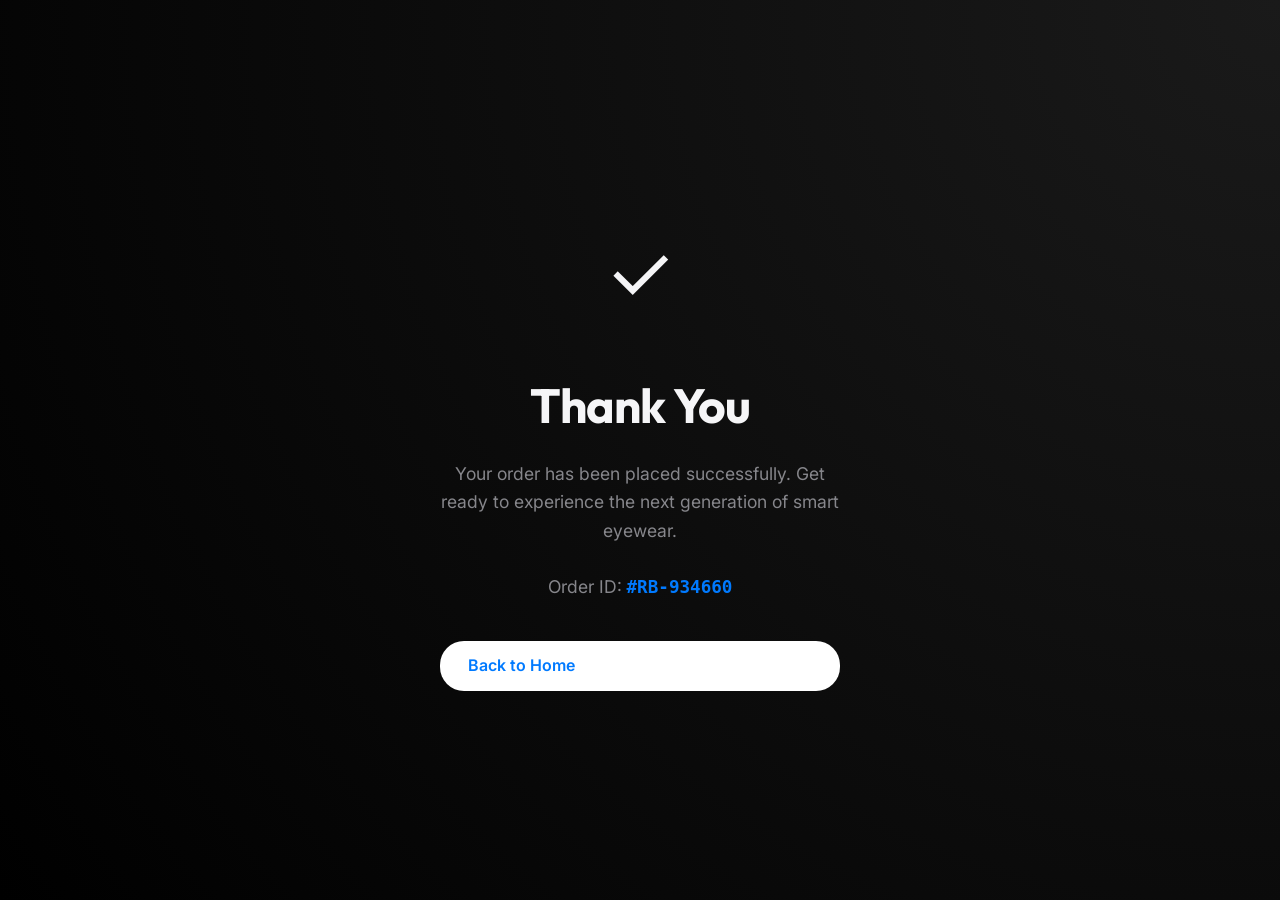
<file: pages/thanks.html>
<!DOCTYPE html>
<html lang="en">
<head>
    <meta charset="UTF-8">
    <meta name="viewport" content="width=device-width, initial-scale=1.0">
    <title>Thank You | Ray-Ban Meta</title>
    <link rel="stylesheet" href="../css/style.css">
</head>
<body style="height: 100vh; display: flex; align-items: center; justify-content: center; background: radial-gradient(circle at top right, #1a1a1a, #000);">
    
    <main class="container animate" style="max-width: 600px;">
        <div class="glass-morphism" style="padding: 60px; border-radius: var(--radius-lg); text-align: center;">
            <div style="font-size: 5rem; margin-bottom: 30px;">✓</div>
            <h1 style="font-size: 3rem; margin-bottom: 16px;">Thank You</h1>
            <p style="color: var(--text-muted); font-size: 1.1rem; margin-bottom: 40px; line-height: 1.6;">
                Your order has been placed successfully. Get ready to experience the next generation of smart eyewear.
                <br><br>
                Order ID: <span id="order-id" style="color: var(--primary); font-family: monospace; font-weight: 700;">#RB-742910</span>
            </p>
            <script>
                document.getElementById('order-id').textContent = '#RB-' + Math.floor(100000 + Math.random() * 900000);
            </script>
            <div style="display: flex; gap: 16px; justify-content: center;">
                <a href="../index.html" class="btn btn-primary" style="flex: 1;">Back to Home</a>
            </div>
        </div>
    </main>

    <script src="../js/app.js"></script>
</body>
</html>
</file>
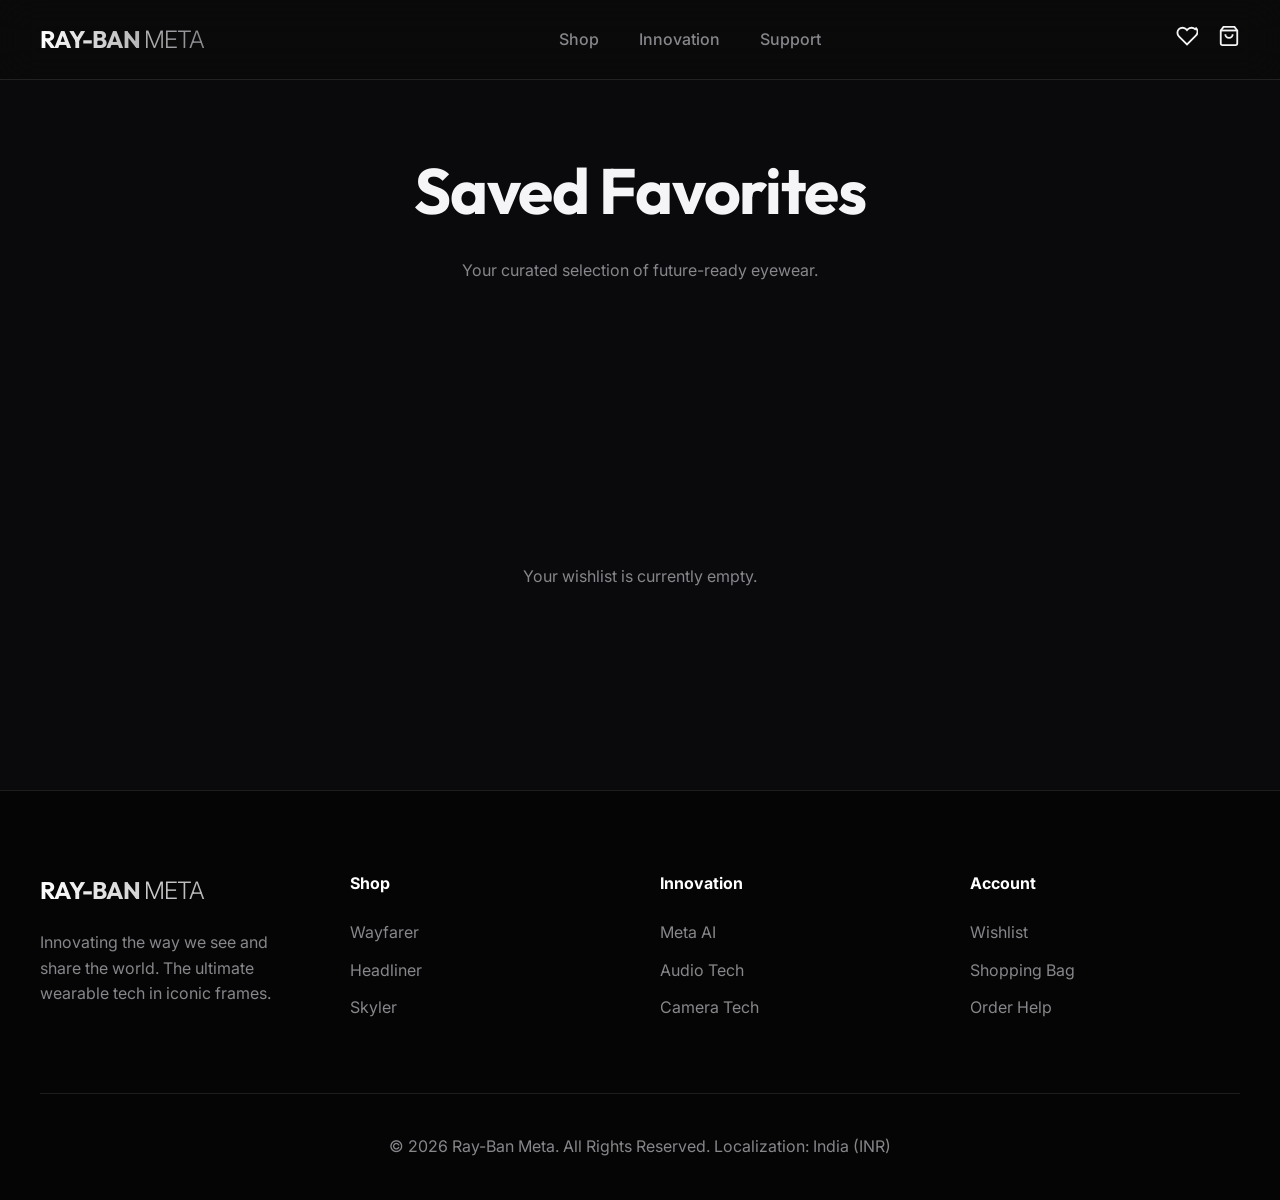
<file: pages/wishlist.html>
<!DOCTYPE html>
<html lang="en">
<head>
    <meta charset="UTF-8">
    <meta name="viewport" content="width=device-width, initial-scale=1.0">
    <title>Your Wishlist | Ray-Ban Meta</title>
    <link rel="stylesheet" href="../css/style.css">
</head>
<body>
    <header></header>

    <main>
        <section class="page-header glass-morphism" style="padding: 140px 0 60px; text-align: center;">
            <div class="container animate">
                <h1 style="font-size: clamp(2rem, 5vw, 4rem);">Saved Favorites</h1>
                <p style="color: var(--text-muted); margin-top: 16px;">Your curated selection of future-ready eyewear.</p>
            </div>
        </section>

        <section class="container animate" style="padding: 80px 0 100px;">
            <div id="wishlist-items" class="product-grid">
                <!-- Wishlist items rendered here by app.js -->
            </div>

            <div id="empty-wishlist" style="text-align: center; padding: 100px 0; display: none;">
                <div style="font-size: 4rem; margin-bottom: 24px;">✨</div>
                <h2 style="margin-bottom: 16px;">Your wishlist is empty.</h2>
                <p style="color: var(--text-muted); margin-bottom: 40px;">Discovery awaits. Start adding your favorites.</p>
                <a href="shop.html" class="btn btn-primary">Discover Collection</a>
            </div>
        </section>
    </main>

    <footer></footer>

    <script src="../js/app.js"></script>

</body>
</html>
</file>
<file: css/style.css>
@import url('https://fonts.googleapis.com/css2?family=Outfit:wght@300;400;600;700&family=Inter:wght@300;400;500;700&display=swap');

:root {
    /* Premium Color Palette */
    --primary: #007aff; /* Apple Blue for trust/premium feel */
    --primary-glow: rgba(0, 122, 255, 0.4);
    --bg-dark: #0a0a0c;
    --bg-card: #161618;
    --text: #f5f5f7;
    --text-main: #ffffff;
    --text-muted: #86868b;
    --accent: #ff3b30; /* Action red */
    --accent-glow: rgba(255, 59, 48, 0.3);
    
    /* Advanced Glassmorphism */
    --glass: rgba(255, 255, 255, 0.03);
    --glass-heavy: rgba(255, 255, 255, 0.08);
    --glass-border: rgba(255, 255, 255, 0.1);
    --glass-blur: blur(20px);
    
    /* Layout Tokens */
    --radius-sm: 8px;
    --radius-md: 16px;
    --radius-lg: 24px;
    --container: 1200px;
    
    /* Motion */
    --transition: all 0.4s cubic-bezier(0.4, 0, 0.2, 1);
}

* {
    margin: 0;
    padding: 0;
    box-sizing: border-box;
    font-family: 'Inter', sans-serif;
}

body {
    background-color: var(--bg-dark);
    color: var(--text);
    overflow-x: hidden;
    line-height: 1.6;
}

h1, h2, h3, .brand {
    font-family: 'Outfit', sans-serif;
    font-weight: 700;
    letter-spacing: -0.02em;
}

/* Custom Scrollbar */
::-webkit-scrollbar {
    width: 8px;
}

::-webkit-scrollbar-track {
    background: var(--bg-dark);
}

::-webkit-scrollbar-thumb {
    background: var(--glass-heavy);
    border-radius: 10px;
    border: 2px solid var(--bg-dark);
}

::-webkit-scrollbar-thumb:hover {
    background: var(--primary);
}

a {
    text-decoration: none;
    color: inherit;
    transition: var(--transition);
}

/* --- Layout --- */
.container {
    max-width: 1440px;
    margin: 0 auto;
    padding: 0 40px;
}

header {
    position: fixed;
    top: 0;
    left: 0;
    width: 100%;
    z-index: 1000;
    backdrop-filter: blur(20px);
    border-bottom: 1px solid var(--glass-border);
    background: rgba(10, 10, 10, 0.8);
}

nav {
    display: flex;
    justify-content: space-between;
    align-items: center;
    padding: 20px 0;
}

.brand {
    font-size: 24px;
    letter-spacing: -1px;
    background: linear-gradient(to right, #fff, var(--text-muted));
    background-clip: text;
    -webkit-background-clip: text;
    -webkit-text-fill-color: transparent;
}

.nav-links {
    display: flex;
    gap: 40px;
    list-style: none; /* Removed dots */
}

.nav-links a {
    color: var(--text-muted);
    font-weight: 500;
}

.nav-links a:hover {
    color: #fff;
}

.nav-actions {
    display: flex;
    gap: 20px;
    align-items: center;
}

.nav-actions i {
    font-size: 20px;
}

header.scrolled {
    background: rgba(10, 10, 12, 0.95);
    padding: 10px 0;
    box-shadow: 0 4px 30px rgba(0, 0, 0, 0.5);
}

/* --- Buttons --- */
.btn {
    padding: 12px 28px;
    border-radius: var(--radius-lg);
    font-weight: 600;
    cursor: pointer;
    transition: var(--transition);
    display: inline-flex;
    align-items: center;
    gap: 8px;
    border: none;
}

.btn-primary {
    background: var(--text-main);
    color: var(--primary);
}

.btn-primary:hover {
    background: var(--accent);
    color: #fff;
    transform: translateY(-4px);
    box-shadow: 0 10px 30px var(--accent-glow);
}

.btn-glass {
    background: var(--glass);
    color: #fff;
    border: 1px solid var(--glass-border);
}

.btn-glass:hover {
    background: rgba(255, 255, 255, 0.1);
}

/* --- Hero --- */
.hero {
    height: 100vh;
    display: flex;
    align-items: center;
    position: relative;
    overflow: hidden;
}

.hero-content {
    position: relative;
    z-index: 10;
    max-width: 800px;
}

.hero h1 {
    font-size: 84px;
    line-height: 0.9;
    margin-bottom: 24px;
    background: linear-gradient(135deg, #fff 0%, #71717A 100%);
    background-clip: text;
    -webkit-background-clip: text;
    -webkit-text-fill-color: transparent;
}

.hero p {
    font-size: 20px;
    color: var(--text-muted);
    margin-bottom: 40px;
}

.hero-visual {
    position: absolute;
    right: 0;
    top: 50%;
    transform: translateY(-50%);
    width: 50%;
    height: 100%;
    background: url('../img/hero_new.png') center/contain no-repeat;
    opacity: 0.8;
    z-index: 1;
}

@media (max-width: 992px) {
    .hero-visual {
        position: relative;
        width: 100%;
        height: 400px;
        transform: none;
        top: 0;
        right: 0;
        margin-top: 40px;
    }
    .hero {
        flex-direction: column;
        height: auto;
        padding-bottom: 80px;
    }
}

/* --- Shop Grid --- */
/* Product Cards */
.product-grid {
    display: grid;
    grid-template-columns: repeat(auto-fill, minmax(300px, 1fr));
    gap: 32px;
    margin-top: 40px;
}

.product-card {
    background: var(--bg-card);
    border-radius: var(--radius-lg);
    padding: 24px;
    transition: var(--transition);
    border: 1px solid var(--glass-border);
    position: relative;
    overflow: hidden;
}

.product-card:hover {
    transform: translateY(-10px);
}

.product-img,
.product-image {
    width: 100%;
    height: 240px;
    object-fit: contain;
    margin-bottom: 24px;
    filter: drop-shadow(0 10px 20px rgba(0,0,0,0.5));
    transition: var(--transition);
}

.product-card:hover .product-image,
.product-card:hover .product-img {
    transform: scale(1.05);
}

.product-img-container {
    width: 100%;
    height: 260px;
    display: flex;
    align-items: center;
    justify-content: center;
    overflow: hidden;
    border-radius: var(--radius-md);
    background: rgba(255, 255, 255, 0.02);
    margin-bottom: 16px;
}

.product-info h3 {
    margin-bottom: 8px;
    font-size: 22px;
}

.product-info p {
    color: var(--text-muted);
    font-size: 14px;
    margin-bottom: 16px;
}

.product-actions {
    display: flex;
    justify-content: space-between;
    align-items: center;
    gap: 16px;
    margin-top: auto;
}

.price {
    font-weight: 700;
    font-size: 20px;
}

/* --- Wishlist Button --- */
.wishlist-btn {
    position: absolute;
    top: 16px;
    right: 16px;
    z-index: 10;
    background: rgba(0, 0, 0, 0.5);
    backdrop-filter: blur(10px);
    border: 1px solid var(--glass-border);
    border-radius: 50%;
    width: 40px;
    height: 40px;
    display: flex;
    align-items: center;
    justify-content: center;
    cursor: pointer;
    color: var(--text-muted);
    transition: var(--transition);
}

.wishlist-btn:hover {
    background: rgba(255, 255, 255, 0.15);
    color: #fff;
    transform: scale(1.1);
}

.wishlist-btn.active {
    color: var(--accent);
    background: rgba(255, 59, 48, 0.15);
    border-color: rgba(255, 59, 48, 0.3);
}

.hero-image-container {
    flex: 1;
    display: flex;
    justify-content: center;
    align-items: center;
    position: relative;
}

.hero-image {
    width: 100%;
    max-width: 600px;
    height: auto;
    object-fit: contain;
    filter: drop-shadow(0 0 50px rgba(0, 122, 255, 0.3));
    z-index: 2;
}

/* --- Cart Utility --- */
.cart-count {
    background: var(--accent);
    color: white;
    font-size: 10px;
    padding: 2px 6px;
    border-radius: 10px;
    position: relative;
    top: -10px;
    right: 5px;
}

/* --- Section Titles --- */
.section-title {
    text-align: center;
    margin-bottom: 60px;
}

.section-title h2 {
    font-size: 48px;
}

/* --- Footer --- */
footer {
    border-top: 1px solid var(--glass-border);
    padding: 80px 0 40px;
    background: #050505;
}

.footer-grid {
    display: grid;
    grid-template-columns: repeat(auto-fit, minmax(200px, 1fr));
    gap: 40px;
    margin-bottom: 60px;
}

.footer-col h4 {
    margin-bottom: 24px;
    color: var(--text-main);
}

.footer-col a {
    display: block;
    margin-bottom: 12px;
    color: var(--text-muted);
}

.footer-bottom {
    text-align: center;
    color: var(--text-muted);
    padding-top: 40px;
    border-top: 1px solid var(--glass-border);
}

/* --- Animations --- */
@keyframes fadeIn {
    from { opacity: 0; transform: translateY(20px); }
    to { opacity: 1; transform: translateY(0); }
}

.animate {
    animation: fadeIn 0.8s ease forwards;
}

/* --- Forms --- */
form input {
    width: 100%;
    padding: 12px 16px;
    background: rgba(255, 255, 255, 0.05);
    border: 1px solid var(--glass-border);
    border-radius: var(--radius-sm);
    color: var(--text-main);
    font-family: inherit;
    transition: var(--transition);
}

form input:focus {
    outline: none;
    border-color: var(--accent);
    background: rgba(255, 255, 255, 0.1);
}

::placeholder {
    color: rgba(255, 255, 255, 0.3);
}
</file>
